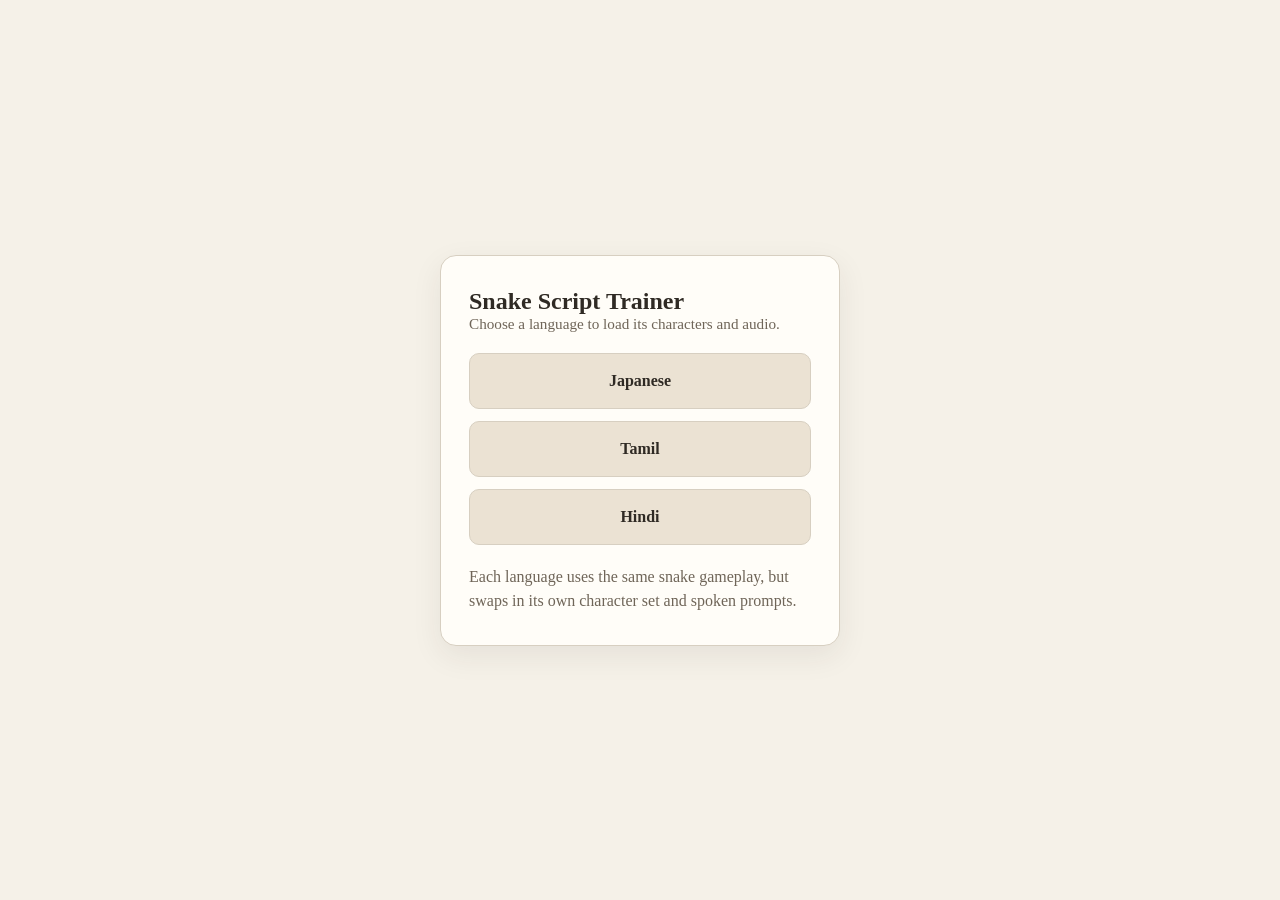
<file: index.html>
<!DOCTYPE html>
<html lang="en">
  <head>
    <meta charset="UTF-8" />
    <meta name="viewport" content="width=device-width, initial-scale=1.0" />
    <title>Snake Script Trainer</title>
    <link rel="stylesheet" href="./styles.css" />
  </head>
  <body data-page="language">
    <main class="app">
      <section class="selection-screen" aria-label="Language selection">
        <header class="mode-header">
          <h1>Snake Script Trainer</h1>
          <p class="subtitle">Choose a language to load its characters and audio.</p>
        </header>

        <div class="mode-actions language-actions">
          <button class="mode-button" data-language="ja" type="button">Japanese</button>
          <button class="mode-button" data-language="ta" type="button">Tamil</button>
          <button class="mode-button" data-language="hi" type="button">Hindi</button>
        </div>

        <p class="mode-copy">
          Each language uses the same snake gameplay, but swaps in its own character set and
          spoken prompts.
        </p>
      </section>
    </main>

    <script type="module" src="./main.js"></script>
  </body>
</html>
</file>
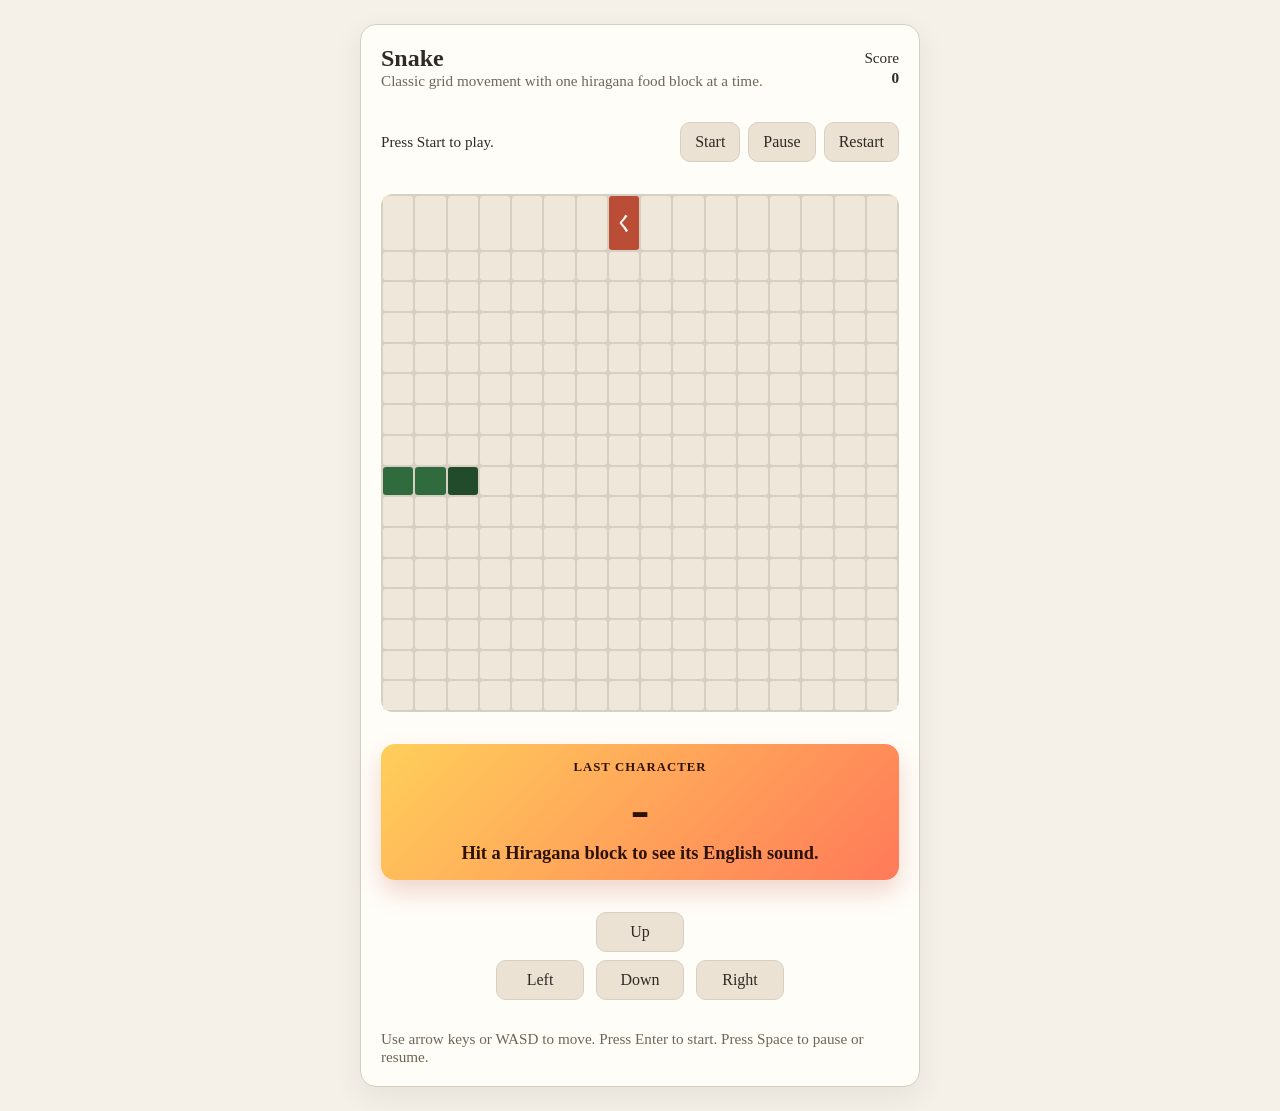
<file: game.html>
<!DOCTYPE html>
<html lang="en">
  <head>
    <meta charset="UTF-8" />
    <meta name="viewport" content="width=device-width, initial-scale=1.0" />
    <title>Snake Game</title>
    <link rel="stylesheet" href="./styles.css" />
  </head>
  <body data-page="game">
    <main class="app">
      <section class="game-panel" aria-label="Snake game">
        <div class="game-content">
          <header class="game-header">
            <div>
              <h1>Snake</h1>
              <p id="mode-subtitle" class="subtitle">Classic grid movement with simple controls.</p>
            </div>
            <div class="scoreboard" aria-live="polite">
              <span>Score</span>
              <strong id="score">0</strong>
            </div>
          </header>

          <div class="status-row">
            <p id="status">Press Start to play.</p>
            <div class="actions">
              <button id="start-button" type="button">Start</button>
              <button id="pause-button" type="button">Pause</button>
              <button id="restart-button" type="button">Restart</button>
            </div>
          </div>

          <div
            id="game-board"
            class="board"
            role="grid"
            aria-label="Snake board"
          ></div>

          <div id="character-display" class="character-display" aria-live="polite">
            <span id="character-label" class="character-label">Last character</span>
            <strong id="character-symbol" class="character-symbol">-</strong>
            <span id="character-translation" class="character-translation">
              Hit a character block to see its sound.
            </span>
          </div>

          <div class="controls" aria-label="Touch controls">
            <button class="control-button" data-direction="up" type="button">Up</button>
            <div class="control-row">
              <button class="control-button" data-direction="left" type="button">Left</button>
              <button class="control-button" data-direction="down" type="button">Down</button>
              <button class="control-button" data-direction="right" type="button">Right</button>
            </div>
          </div>

          <p class="help">
            Use arrow keys or WASD to move. Press Enter to start. Press Space to pause or resume.
          </p>
        </div>
      </section>
    </main>

    <script type="module" src="./main.js"></script>
  </body>
</html>
</file>
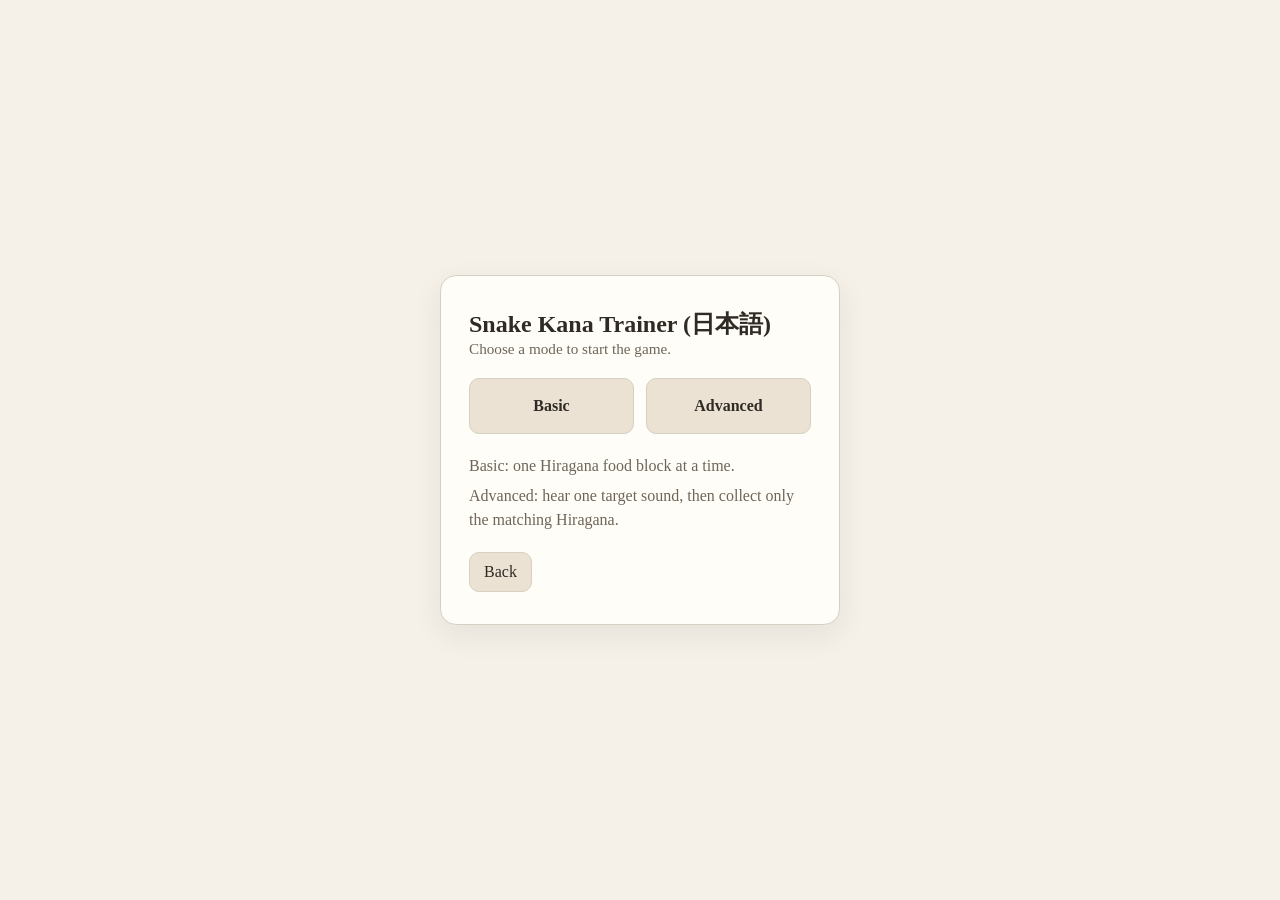
<file: mode.html>
<!DOCTYPE html>
<html lang="en">
  <head>
    <meta charset="UTF-8" />
    <meta name="viewport" content="width=device-width, initial-scale=1.0" />
    <title>Snake Mode Selection</title>
    <link rel="stylesheet" href="./styles.css" />
  </head>
  <body data-page="mode">
    <main class="app">
      <section class="selection-screen" aria-label="Mode selection">
        <header class="mode-header">
          <h1 id="mode-title">Snake Trainer</h1>
          <p class="subtitle">Choose a mode to start the game.</p>
        </header>

        <div class="mode-actions">
          <button class="mode-button" data-mode="basic" type="button">Basic</button>
          <button class="mode-button" data-mode="advanced" type="button">Advanced</button>
        </div>

        <p class="mode-copy">
          <span id="mode-copy-basic">Basic: one character food block at a time.</span>
          <span id="mode-copy-advanced">
            Advanced: hear one target sound, then collect only the matching character.
          </span>
        </p>

        <button id="back-to-language" class="secondary-button" type="button">Back</button>
      </section>
    </main>

    <script type="module" src="./main.js"></script>
  </body>
</html>
</file>
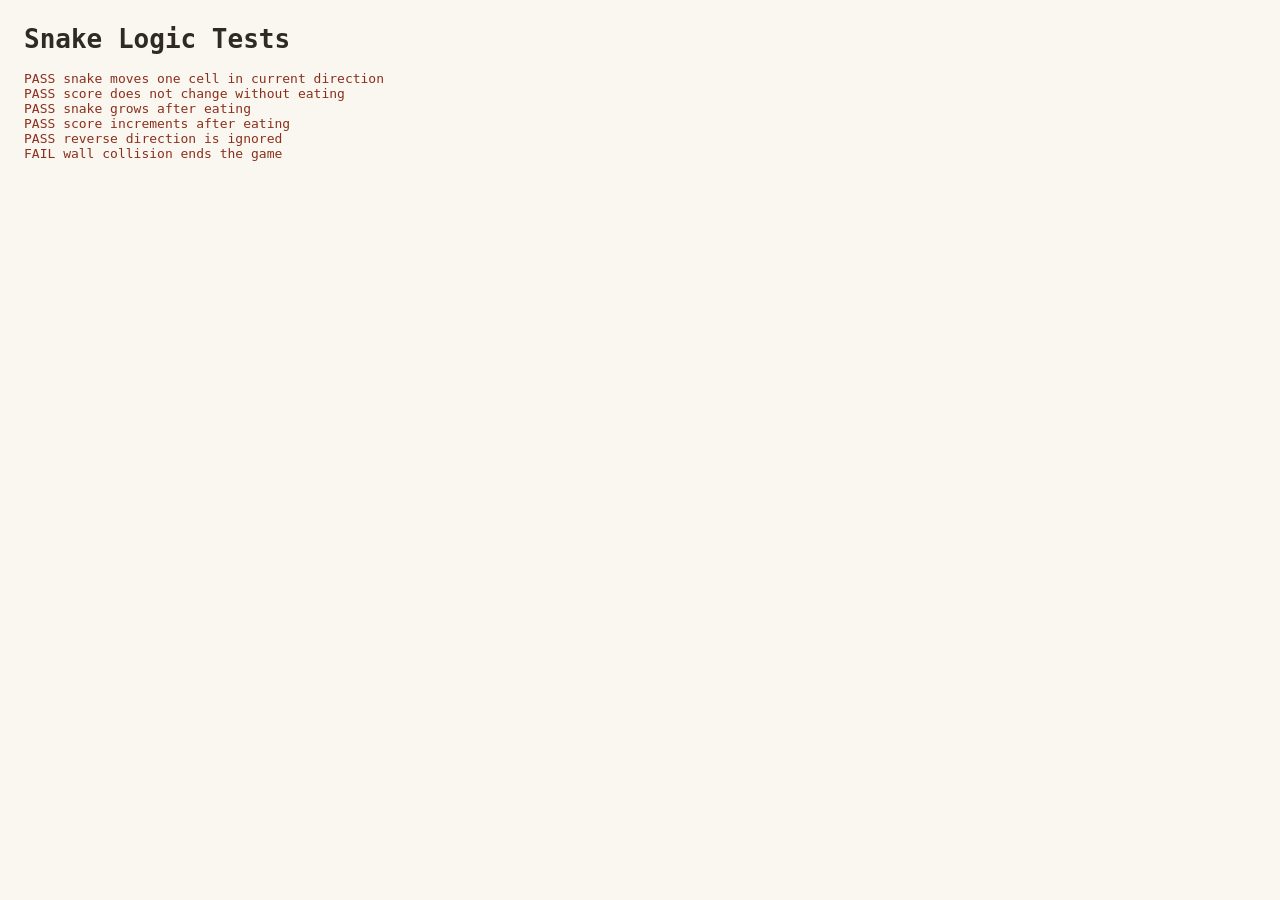
<file: tests.html>
<!DOCTYPE html>
<html lang="en">
  <head>
    <meta charset="UTF-8" />
    <meta name="viewport" content="width=device-width, initial-scale=1.0" />
    <title>Snake Logic Tests</title>
    <style>
      body {
        font-family: monospace;
        margin: 24px;
        background: #faf7f0;
        color: #2f2a24;
      }

      .pass {
        color: #215a30;
      }

      .fail {
        color: #8b2f1d;
      }
    </style>
  </head>
  <body>
    <h1>Snake Logic Tests</h1>
    <pre id="results"></pre>

    <script type="module">
      import {
        createInitialState,
        createFoodPosition,
        queueDirection,
        stepGame,
      } from "./snake-logic.js";

      const results = document.querySelector("#results");
      const lines = [];

      function assert(name, condition) {
        if (!condition) {
          throw new Error(name);
        }
        lines.push("PASS " + name);
      }

      function run() {
        const moved = stepGame(
          {
            ...createInitialState({
              width: 6,
              height: 6,
              snake: [
                { x: 2, y: 2 },
                { x: 1, y: 2 },
                { x: 0, y: 2 },
              ],
              food: { x: 5, y: 5 },
              status: "running",
            }),
          },
          0
        );
        assert("snake moves one cell in current direction", moved.snake[0].x === 3 && moved.snake[0].y === 2);
        assert("score does not change without eating", moved.score === 0);

        const grown = stepGame(
          {
            ...createInitialState({
              width: 6,
              height: 6,
              snake: [
                { x: 2, y: 2 },
                { x: 1, y: 2 },
                { x: 0, y: 2 },
              ],
              food: { x: 3, y: 2 },
              status: "running",
            }),
          },
          0
        );
        assert("snake grows after eating", grown.snake.length === 4);
        assert("score increments after eating", grown.score === 1);

        const reversed = queueDirection(
          createInitialState({
            snake: [
              { x: 2, y: 2 },
              { x: 1, y: 2 },
            ],
            direction: "right",
          }),
          "left"
        );
        assert("reverse direction is ignored", reversed.queuedDirection === "right");

        const wallCollision = stepGame(
          {
            ...createInitialState({
              width: 4,
              height: 4,
              snake: [{ x: 3, y: 1 }],
              direction: "right",
              queuedDirection: "right",
              food: { x: 0, y: 0 },
              status: "running",
            }),
          },
          0
        );
        assert("wall collision ends the game", wallCollision.status === "game-over");

        const selfCollision = stepGame(
          {
            ...createInitialState({
              width: 6,
              height: 6,
              snake: [
                { x: 2, y: 2 },
                { x: 2, y: 3 },
                { x: 1, y: 3 },
                { x: 1, y: 2 },
              ],
              direction: "down",
              queuedDirection: "left",
              food: { x: 5, y: 5 },
              status: "running",
            }),
          },
          0
        );
        assert("self collision ends the game", selfCollision.status === "game-over");

        const food = createFoodPosition(
          3,
          3,
          [
            { x: 0, y: 0 },
            { x: 1, y: 0 },
            { x: 2, y: 0 },
            { x: 0, y: 1 },
          ],
          0
        );
        assert("food placement avoids snake cells", !(food.x === 0 && food.y === 0));
      }

      try {
        run();
        results.className = "pass";
      } catch (error) {
        lines.push("FAIL " + error.message);
        results.className = "fail";
      }

      results.textContent = lines.join("\n");
    </script>
  </body>
</html>
</file>
<file: styles.css>
:root {
  color-scheme: light;
  --bg: #f5f1e8;
  --panel: #fffdf8;
  --border: #d7cfc1;
  --text: #2f2a24;
  --muted: #6f6558;
  --snake: #2f6b3d;
  --snake-head: #214b2b;
  --food: #bb4d36;
  --empty: #efe7da;
  --button: #ebe2d3;
  --button-hover: #dfd3be;
}

* {
  box-sizing: border-box;
}

body {
  margin: 0;
  min-height: 100vh;
  font-family: Georgia, "Times New Roman", serif;
  background: var(--bg);
  color: var(--text);
}

.app {
  min-height: 100vh;
  display: grid;
  place-items: center;
  padding: 24px 16px;
}

.game-panel {
  width: min(100%, 560px);
  background: var(--panel);
  border: 1px solid var(--border);
  border-radius: 16px;
  padding: 20px;
  box-shadow: 0 10px 30px rgba(47, 42, 36, 0.08);
}

.is-hidden {
  display: none;
}

.game-header,
.status-row,
.control-row,
.mode-actions {
  display: flex;
  align-items: center;
  justify-content: space-between;
  gap: 12px;
}

.selection-screen {
  width: min(100%, 400px);
  background: var(--panel);
  border: 1px solid var(--border);
  border-radius: 16px;
  padding: 32px 28px;
  box-shadow: 0 10px 30px rgba(47, 42, 36, 0.08);
  display: grid;
  gap: 20px;
}

.game-content {
  display: grid;
  gap: 16px;
}

.language-actions {
  display: grid;
  grid-template-columns: repeat(1, minmax(0, 1fr));
}

.mode-header h1 {
  margin: 0;
}

.mode-copy {
  margin: 0;
  color: var(--muted);
  line-height: 1.5;
  display: grid;
  gap: 6px;
}

.mode-button {
  flex: 1;
  min-height: 56px;
  font-weight: 700;
  font-size: 1rem;
}

.secondary-button {
  justify-self: start;
}

.game-header h1,
.subtitle,
.help,
.status-row p {
  margin: 0;
}

.subtitle,
.help {
  color: var(--muted);
}

.subtitle,
.status-row p,
.help,
button,
.scoreboard {
  font-size: 0.95rem;
}

.scoreboard {
  display: grid;
  gap: 2px;
  justify-items: end;
}

.status-row {
  margin: 16px 0;
  flex-wrap: wrap;
}

.actions,
.controls {
  display: flex;
  gap: 8px;
  flex-wrap: wrap;
}

button {
  appearance: none;
  border: 1px solid var(--border);
  background: var(--button);
  color: var(--text);
  border-radius: 10px;
  padding: 10px 14px;
  font: inherit;
  cursor: pointer;
}

button:hover,
button:focus-visible {
  background: var(--button-hover);
}

.board {
  display: grid;
  grid-template-columns: repeat(16, minmax(0, 1fr));
  gap: 2px;
  background: var(--border);
  padding: 2px;
  border-radius: 12px;
  aspect-ratio: 1;
}

.character-display {
  margin-top: 16px;
  padding: 16px 18px;
  border-radius: 14px;
  background: linear-gradient(135deg, #ffcf5a, #ff7a59);
  color: #2d1208;
  display: grid;
  justify-items: center;
  text-align: center;
  box-shadow: 0 12px 24px rgba(187, 77, 54, 0.22);
}

.character-label {
  font-size: 0.8rem;
  letter-spacing: 0.08em;
  text-transform: uppercase;
  font-weight: 700;
}

.character-symbol {
  font-size: clamp(2.25rem, 7vw, 3.5rem);
  line-height: 1;
  margin: 6px 0;
}

.character-translation {
  font-size: 1.15rem;
  font-weight: 700;
}

.cell {
  background: var(--empty);
  border-radius: 3px;
  display: grid;
  place-items: center;
  font-size: clamp(0.85rem, 2vw, 1.15rem);
  font-weight: 700;
}

.cell.snake {
  background: var(--snake);
}

.cell.head {
  background: var(--snake-head);
}

.cell.food {
  background: var(--food);
  color: #fff7f2;
}

.cell.hit-effect {
  animation: hitPulse 0.5s ease-out;
}

.cell.hit-effect-wrong {
  background: #ff5a5a;
  box-shadow: 0 0 18px rgba(255, 74, 74, 0.8);
}

.cell.hit-effect-correct {
  background: #67d86c;
  box-shadow: 0 0 18px rgba(103, 216, 108, 0.85);
}

@keyframes hitPulse {
  0% {
    transform: scale(0.96);
    filter: brightness(1);
  }

  50% {
    transform: scale(1.04);
    filter: brightness(1.25);
  }

  100% {
    transform: scale(1);
    filter: brightness(1);
  }
}

.controls {
  margin-top: 16px;
  flex-direction: column;
  align-items: center;
}

.control-button {
  min-width: 88px;
}

.help {
  margin-top: 14px;
}

@media (max-width: 560px) {
  .game-panel {
    padding: 16px;
  }

  .game-header,
  .status-row {
    align-items: flex-start;
    flex-direction: column;
  }

  .actions {
    width: 100%;
  }

  .actions button {
    flex: 1;
  }
}
</file>
